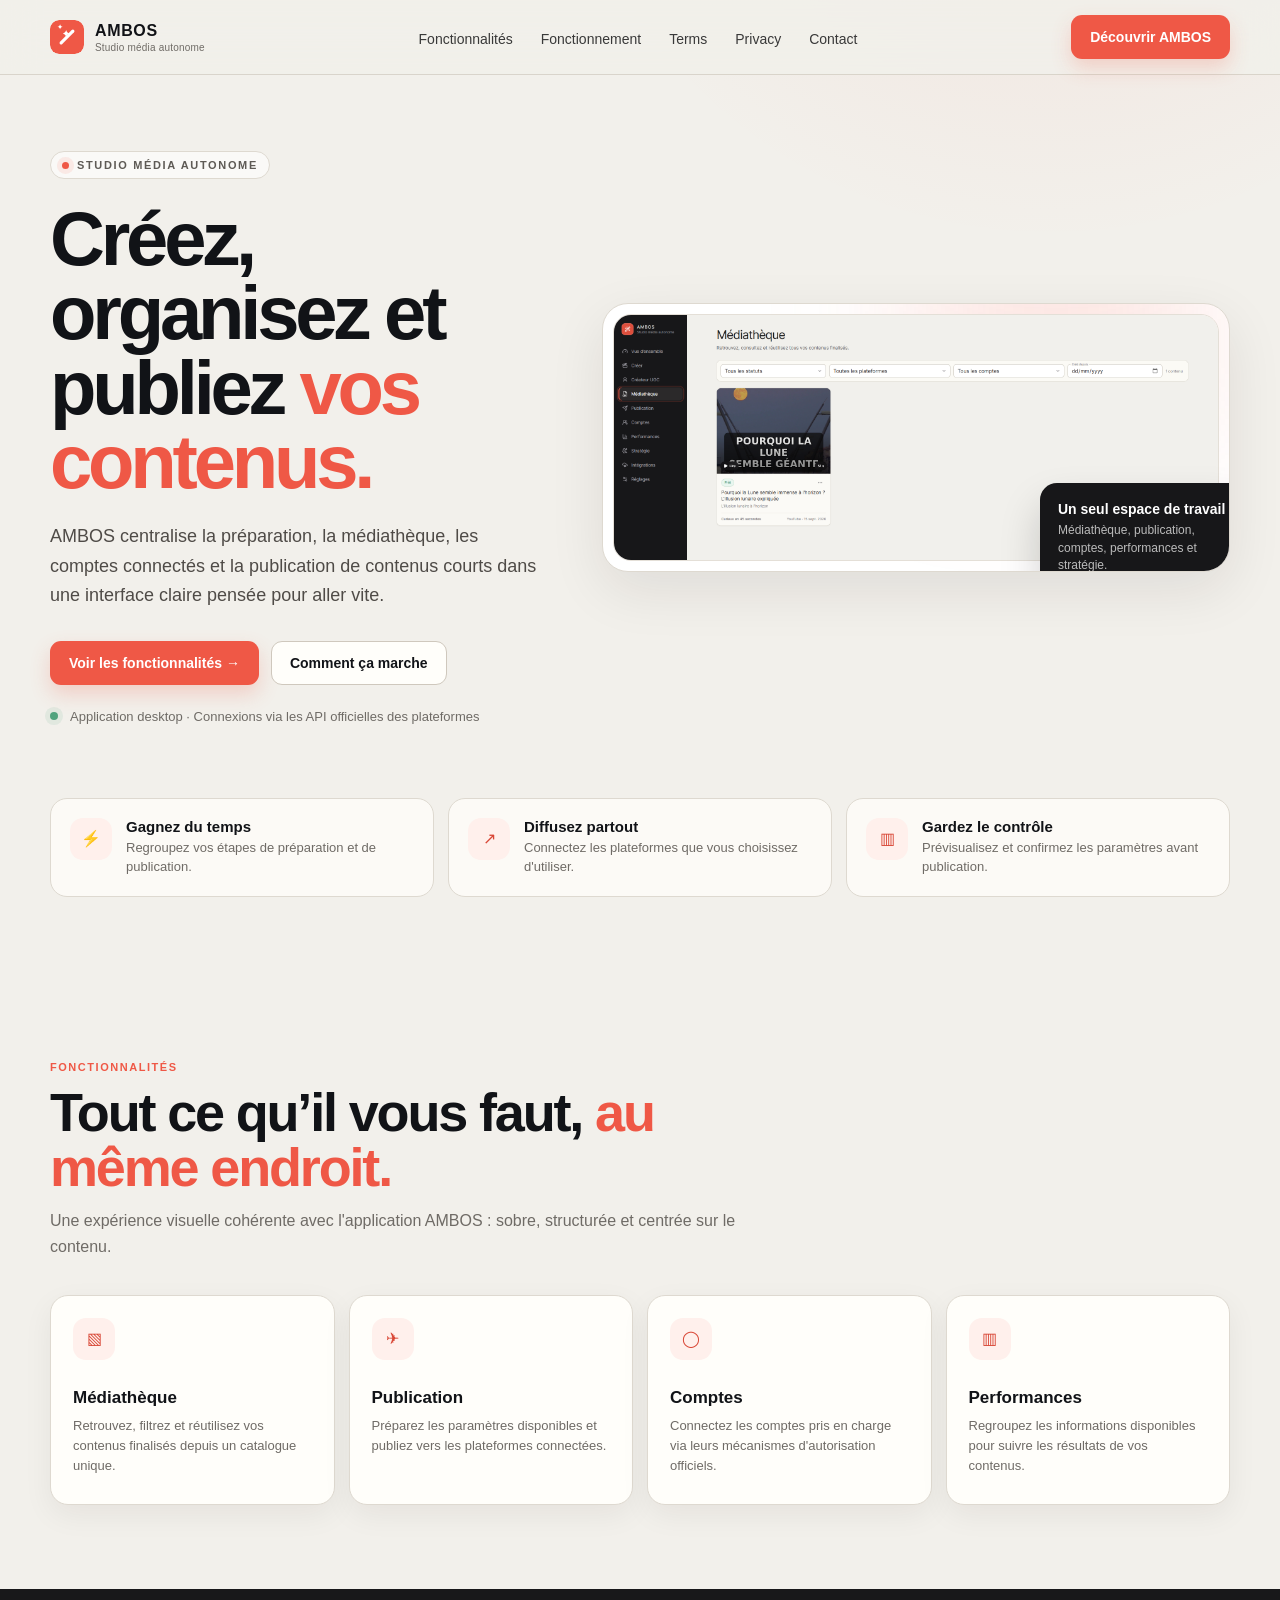
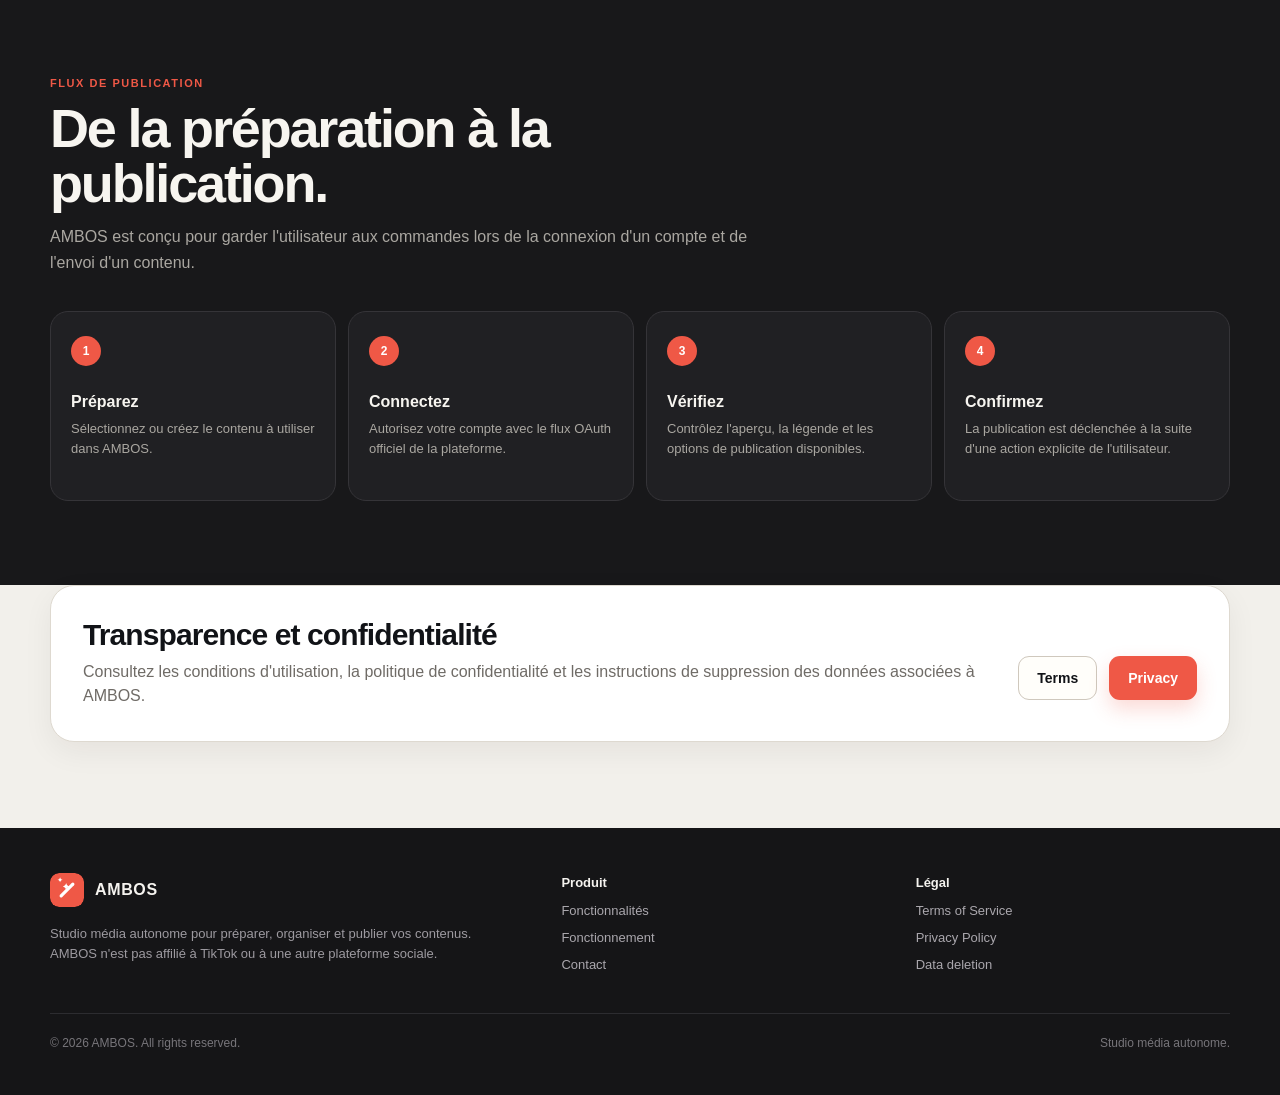
<file: index.html>
<!doctype html>
<html lang="fr">
<head>
  <meta charset="utf-8">
  <meta name="viewport" content="width=device-width,initial-scale=1">
  <title>AMBOS — Studio média autonome</title>
  <meta name="description" content="AMBOS est un studio média autonome pour préparer, organiser, réutiliser et publier des contenus courts sur plusieurs plateformes.">
  <meta name="theme-color" content="#ef5846">
  <meta property="og:title" content="AMBOS — Studio média autonome">
  <meta property="og:description" content="Préparez, organisez et publiez vos contenus depuis un seul espace.">
  <meta property="og:type" content="website">
  <link rel="icon" href="assets/icons/favicon.svg" type="image/svg+xml">
  <link rel="apple-touch-icon" href="assets/icons/apple-touch-icon.png">
  <link rel="stylesheet" href="assets/css/styles.css">
</head>
<body>
<header class="site-header">
  <div class="container navbar">
    <a class="brand" href="./" aria-label="AMBOS, accueil">
      <img src="assets/icons/favicon.svg" alt="">
      <span class="brand-text">AMBOS<small>Studio média autonome</small></span>
    </a>
    <nav class="nav-links" aria-label="Navigation principale">
      <a href="#fonctionnalites">Fonctionnalités</a>
      <a href="#fonctionnement">Fonctionnement</a>
      <a href="terms/">Terms</a>
      <a href="privacy/">Privacy</a>
      <a href="contact/">Contact</a>
    </nav>
    <div class="nav-actions">
      <a class="btn btn-primary" href="#fonctionnalites">Découvrir AMBOS</a>
      <button class="menu-toggle" aria-label="Ouvrir le menu" aria-expanded="false"><span></span><span></span><span></span></button>
    </div>
  </div>
</header>

<main>
  <section class="hero">
    <div class="container hero-grid">
      <div class="reveal">
        <span class="eyebrow">Studio média autonome</span>
        <h1>Créez, organisez et publiez <span class="accent-text">vos contenus.</span></h1>
        <p class="hero-copy">AMBOS centralise la préparation, la médiathèque, les comptes connectés et la publication de contenus courts dans une interface claire pensée pour aller vite.</p>
        <div class="hero-actions">
          <a class="btn btn-primary" href="#fonctionnalites">Voir les fonctionnalités →</a>
          <a class="btn btn-secondary" href="#fonctionnement">Comment ça marche</a>
        </div>
        <div class="hero-note"><span class="dot"></span> Application desktop · Connexions via les API officielles des plateformes</div>
      </div>
      <div class="app-frame reveal">
        <img src="assets/images/ambos-app.png" alt="Interface AMBOS montrant la médiathèque de contenus">
        <div class="floating-card"><strong>Un seul espace de travail</strong><span>Médiathèque, publication, comptes, performances et stratégie.</span></div>
      </div>
    </div>
  </section>

  <section class="metrics" aria-label="Points clés">
    <div class="container metrics-grid">
      <article class="metric reveal"><div class="metric-icon">⚡</div><div><strong>Gagnez du temps</strong><p>Regroupez vos étapes de préparation et de publication.</p></div></article>
      <article class="metric reveal"><div class="metric-icon">↗</div><div><strong>Diffusez partout</strong><p>Connectez les plateformes que vous choisissez d'utiliser.</p></div></article>
      <article class="metric reveal"><div class="metric-icon">▥</div><div><strong>Gardez le contrôle</strong><p>Prévisualisez et confirmez les paramètres avant publication.</p></div></article>
    </div>
  </section>

  <section id="fonctionnalites" class="section">
    <div class="container">
      <div class="section-title reveal">
        <span class="kicker">Fonctionnalités</span>
        <h2>Tout ce qu’il vous faut, <span class="accent-text">au même endroit.</span></h2>
        <p>Une expérience visuelle cohérente avec l'application AMBOS : sobre, structurée et centrée sur le contenu.</p>
      </div>
      <div class="features-grid">
        <article class="feature reveal"><div class="feature-icon">▧</div><h3>Médiathèque</h3><p>Retrouvez, filtrez et réutilisez vos contenus finalisés depuis un catalogue unique.</p></article>
        <article class="feature reveal"><div class="feature-icon">✈</div><h3>Publication</h3><p>Préparez les paramètres disponibles et publiez vers les plateformes connectées.</p></article>
        <article class="feature reveal"><div class="feature-icon">◯</div><h3>Comptes</h3><p>Connectez les comptes pris en charge via leurs mécanismes d'autorisation officiels.</p></article>
        <article class="feature reveal"><div class="feature-icon">▥</div><h3>Performances</h3><p>Regroupez les informations disponibles pour suivre les résultats de vos contenus.</p></article>
      </div>
    </div>
  </section>

  <section id="fonctionnement" class="section section-dark">
    <div class="container">
      <div class="section-title reveal">
        <span class="kicker">Flux de publication</span>
        <h2>De la préparation à la publication.</h2>
        <p>AMBOS est conçu pour garder l'utilisateur aux commandes lors de la connexion d'un compte et de l'envoi d'un contenu.</p>
      </div>
      <div class="flow">
        <article class="step reveal"><h3>Préparez</h3><p>Sélectionnez ou créez le contenu à utiliser dans AMBOS.</p></article>
        <article class="step reveal"><h3>Connectez</h3><p>Autorisez votre compte avec le flux OAuth officiel de la plateforme.</p></article>
        <article class="step reveal"><h3>Vérifiez</h3><p>Contrôlez l'aperçu, la légende et les options de publication disponibles.</p></article>
        <article class="step reveal"><h3>Confirmez</h3><p>La publication est déclenchée à la suite d'une action explicite de l'utilisateur.</p></article>
      </div>
    </div>
  </section>

  <section class="section review-banner">
    <div class="container">
      <div class="review-card reveal">
        <div><h2>Transparence et confidentialité</h2><p>Consultez les conditions d'utilisation, la politique de confidentialité et les instructions de suppression des données associées à AMBOS.</p></div>
        <div class="hero-actions">
          <a class="btn btn-secondary" href="terms/">Terms</a>
          <a class="btn btn-primary" href="privacy/">Privacy</a>
        </div>
      </div>
    </div>
  </section>
</main>

<footer class="site-footer">
  <div class="container">
    <div class="footer-grid">
      <div class="footer-brand"><a class="brand" href="./"><img src="assets/icons/favicon.svg" alt=""><span>AMBOS</span></a><p>Studio média autonome pour préparer, organiser et publier vos contenus. AMBOS n'est pas affilié à TikTok ou à une autre plateforme sociale.</p></div>
      <div class="footer-links"><strong>Produit</strong><a href="#fonctionnalites">Fonctionnalités</a><a href="#fonctionnement">Fonctionnement</a><a href="contact/">Contact</a></div>
      <div class="footer-links"><strong>Légal</strong><a href="terms/">Terms of Service</a><a href="privacy/">Privacy Policy</a><a href="data-deletion/">Data deletion</a></div>
    </div>
    <div class="footer-bottom"><span>© <span data-current-year></span> AMBOS. All rights reserved.</span><span>Studio média autonome.</span></div>
  </div>
</footer>
<script src="assets/js/site-config.js"></script><script src="assets/js/site.js"></script>
</body>
</html>
</file>
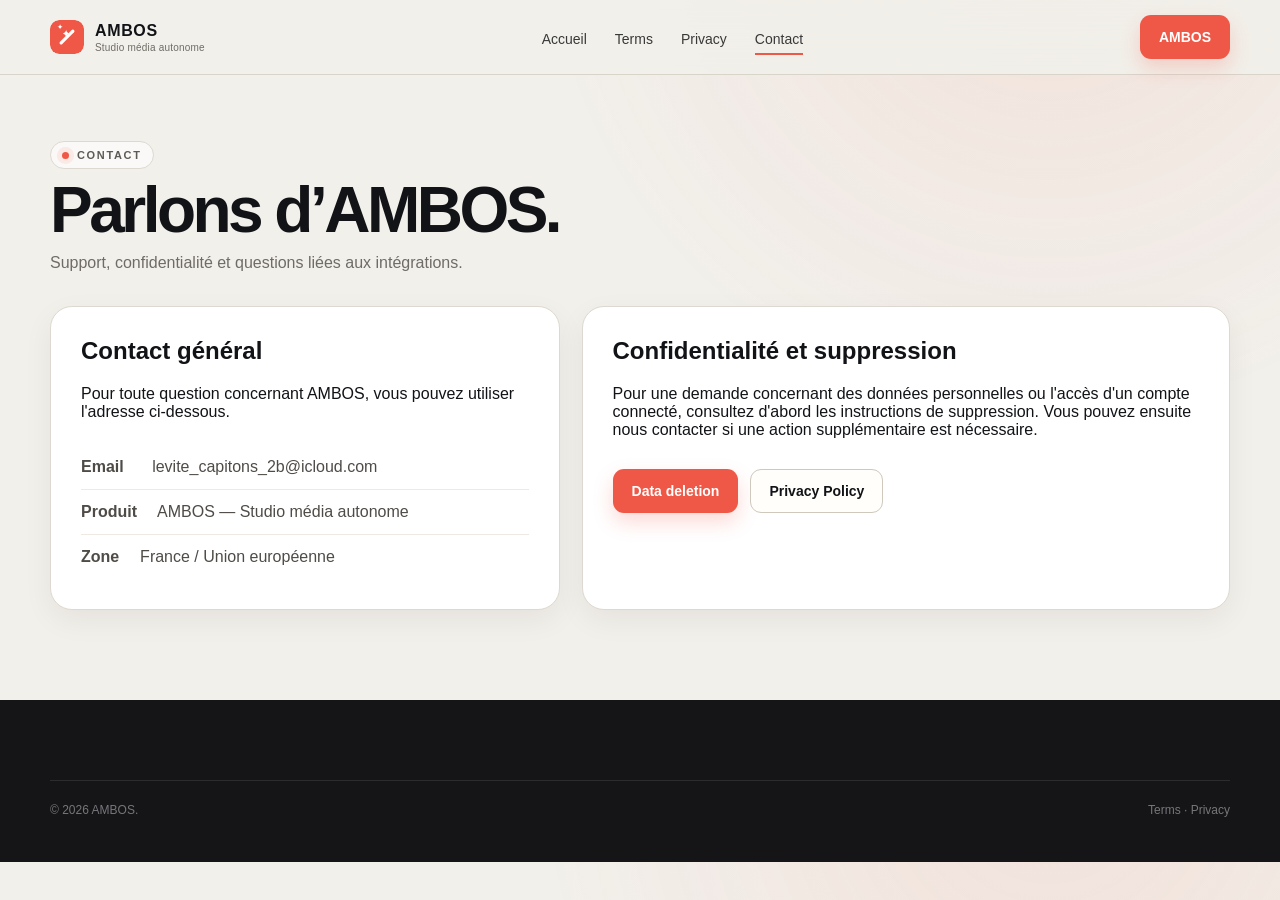
<file: contact/index.html>
<!doctype html><html lang="fr"><head><meta charset="utf-8"><meta name="viewport" content="width=device-width,initial-scale=1"><title>Contact — AMBOS</title><meta name="description" content="Contacter AMBOS."><meta name="theme-color" content="#ef5846"><link rel="icon" href="../assets/icons/favicon.svg" type="image/svg+xml"><link rel="stylesheet" href="../assets/css/styles.css"></head>
<body><header class="site-header"><div class="container navbar"><a class="brand" href="../"><img src="../assets/icons/favicon.svg" alt=""><span class="brand-text">AMBOS<small>Studio média autonome</small></span></a><nav class="nav-links"><a href="../">Accueil</a><a href="../terms/">Terms</a><a href="../privacy/">Privacy</a><a aria-current="page" href="./">Contact</a></nav><div class="nav-actions"><a class="btn btn-primary" href="../">AMBOS</a><button class="menu-toggle" aria-label="Ouvrir le menu" aria-expanded="false"><span></span><span></span><span></span></button></div></div></header>
<main><section class="legal-hero"><div class="container"><span class="eyebrow">Contact</span><h1>Parlons d’AMBOS.</h1><p>Support, confidentialité et questions liées aux intégrations.</p></div></section><section><div class="container contact-grid"><article class="contact-card"><h2>Contact général</h2><p>Pour toute question concernant AMBOS, vous pouvez utiliser l'adresse ci-dessous.</p><ul class="contact-list"><li><strong>Email</strong>&nbsp; <a data-contact-email href="#">YOUR_EMAIL@example.com</a></li><li><strong>Produit</strong>&nbsp; AMBOS — Studio média autonome</li><li><strong>Zone</strong>&nbsp; France / Union européenne</li></ul><div class="config-warning" data-config-warning><strong>À faire avant publication :</strong> renseignez votre adresse e-mail dans <code>assets/js/site-config.js</code>.</div></article><article class="contact-card"><h2>Confidentialité et suppression</h2><p>Pour une demande concernant des données personnelles ou l'accès d'un compte connecté, consultez d'abord les instructions de suppression. Vous pouvez ensuite nous contacter si une action supplémentaire est nécessaire.</p><div class="hero-actions"><a class="btn btn-primary" href="../data-deletion/">Data deletion</a><a class="btn btn-secondary" href="../privacy/">Privacy Policy</a></div></article></div></section></main>
<footer class="site-footer"><div class="container"><div class="footer-bottom"><span>© <span data-current-year></span> AMBOS.</span><span><a href="../terms/">Terms</a> · <a href="../privacy/">Privacy</a></span></div></div></footer><script src="../assets/js/site-config.js"></script><script src="../assets/js/site.js"></script></body></html>
</file>
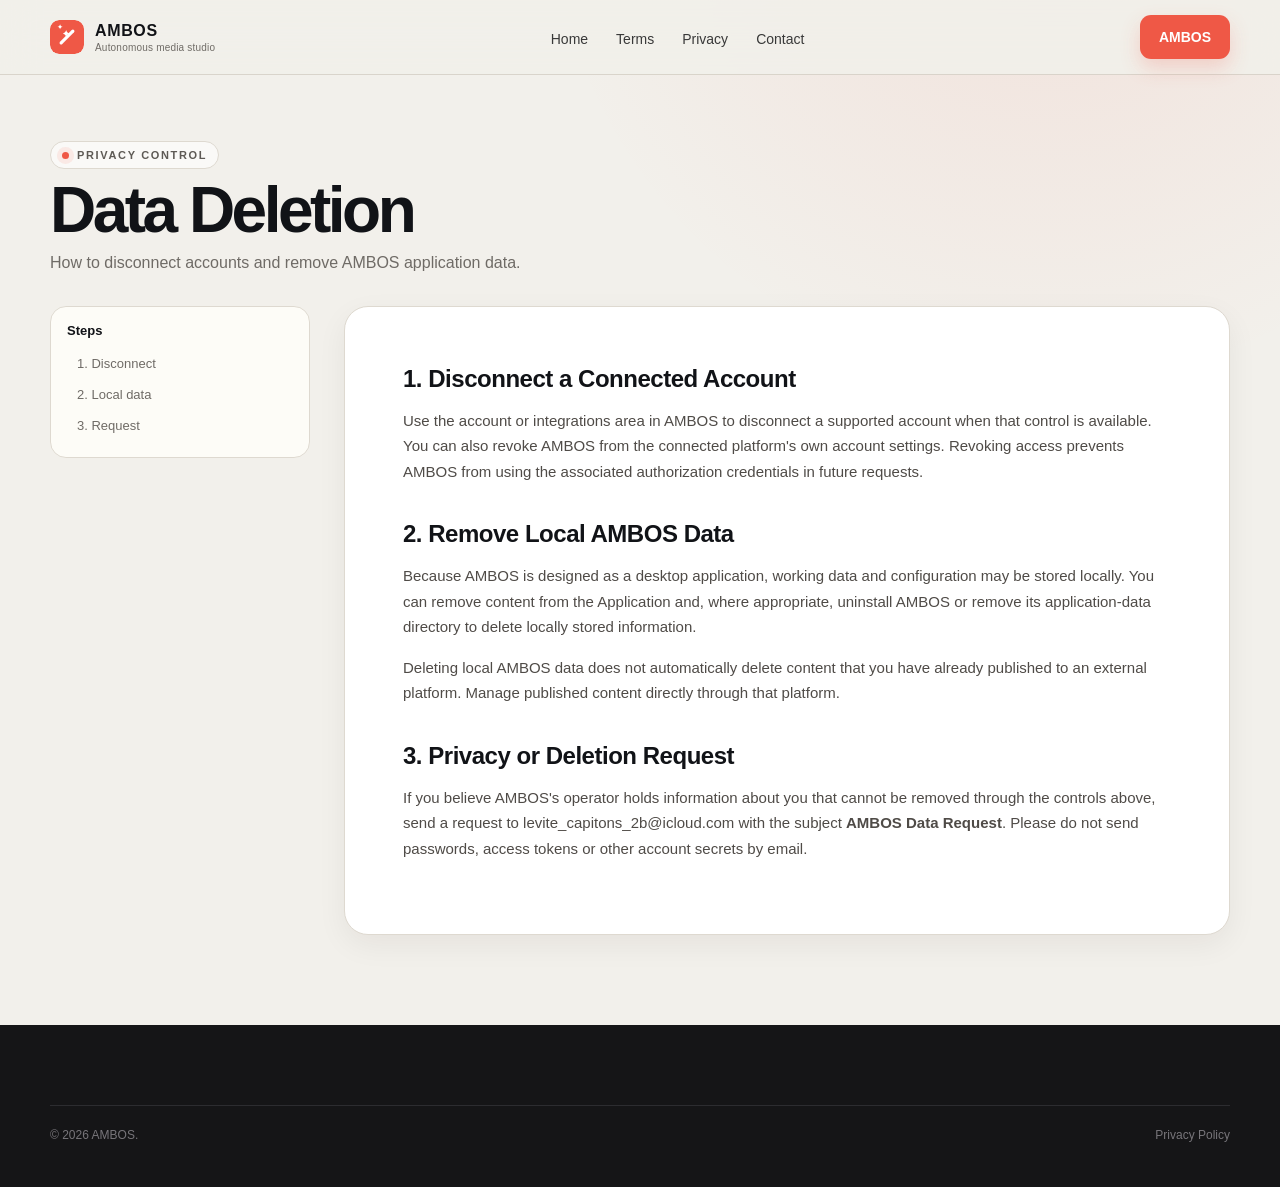
<file: data-deletion/index.html>
<!doctype html><html lang="en"><head><meta charset="utf-8"><meta name="viewport" content="width=device-width,initial-scale=1"><title>Data Deletion — AMBOS</title><meta name="description" content="How to disconnect accounts and request data deletion from AMBOS."><meta name="theme-color" content="#ef5846"><link rel="icon" href="../assets/icons/favicon.svg" type="image/svg+xml"><link rel="stylesheet" href="../assets/css/styles.css"></head>
<body><header class="site-header"><div class="container navbar"><a class="brand" href="../"><img src="../assets/icons/favicon.svg" alt=""><span class="brand-text">AMBOS<small>Autonomous media studio</small></span></a><nav class="nav-links"><a href="../">Home</a><a href="../terms/">Terms</a><a href="../privacy/">Privacy</a><a href="../contact/">Contact</a></nav><div class="nav-actions"><a class="btn btn-primary" href="../">AMBOS</a><button class="menu-toggle" aria-label="Open menu" aria-expanded="false"><span></span><span></span><span></span></button></div></div></header>
<main><section class="legal-hero"><div class="container"><span class="eyebrow">Privacy control</span><h1>Data Deletion</h1><p>How to disconnect accounts and remove AMBOS application data.</p></div></section><section><div class="container legal-layout"><aside class="legal-toc"><strong>Steps</strong><a href="#disconnect">1. Disconnect</a><a href="#local">2. Local data</a><a href="#request">3. Request</a></aside><article class="legal-card"><h2 id="disconnect">1. Disconnect a Connected Account</h2><p>Use the account or integrations area in AMBOS to disconnect a supported account when that control is available. You can also revoke AMBOS from the connected platform's own account settings. Revoking access prevents AMBOS from using the associated authorization credentials in future requests.</p><h2 id="local">2. Remove Local AMBOS Data</h2><p>Because AMBOS is designed as a desktop application, working data and configuration may be stored locally. You can remove content from the Application and, where appropriate, uninstall AMBOS or remove its application-data directory to delete locally stored information.</p><p>Deleting local AMBOS data does not automatically delete content that you have already published to an external platform. Manage published content directly through that platform.</p><h2 id="request">3. Privacy or Deletion Request</h2><p>If you believe AMBOS's operator holds information about you that cannot be removed through the controls above, send a request to <a data-contact-email href="#">YOUR_EMAIL@example.com</a> with the subject <strong>AMBOS Data Request</strong>. Please do not send passwords, access tokens or other account secrets by email.</p><div class="config-warning" data-config-warning><strong>Site owner:</strong> replace the placeholder contact email in <code>assets/js/site-config.js</code> before app review.</div></article></div></section></main><footer class="site-footer"><div class="container"><div class="footer-bottom"><span>© <span data-current-year></span> AMBOS.</span><span><a href="../privacy/">Privacy Policy</a></span></div></div></footer><script src="../assets/js/site-config.js"></script><script src="../assets/js/site.js"></script></body></html>
</file>
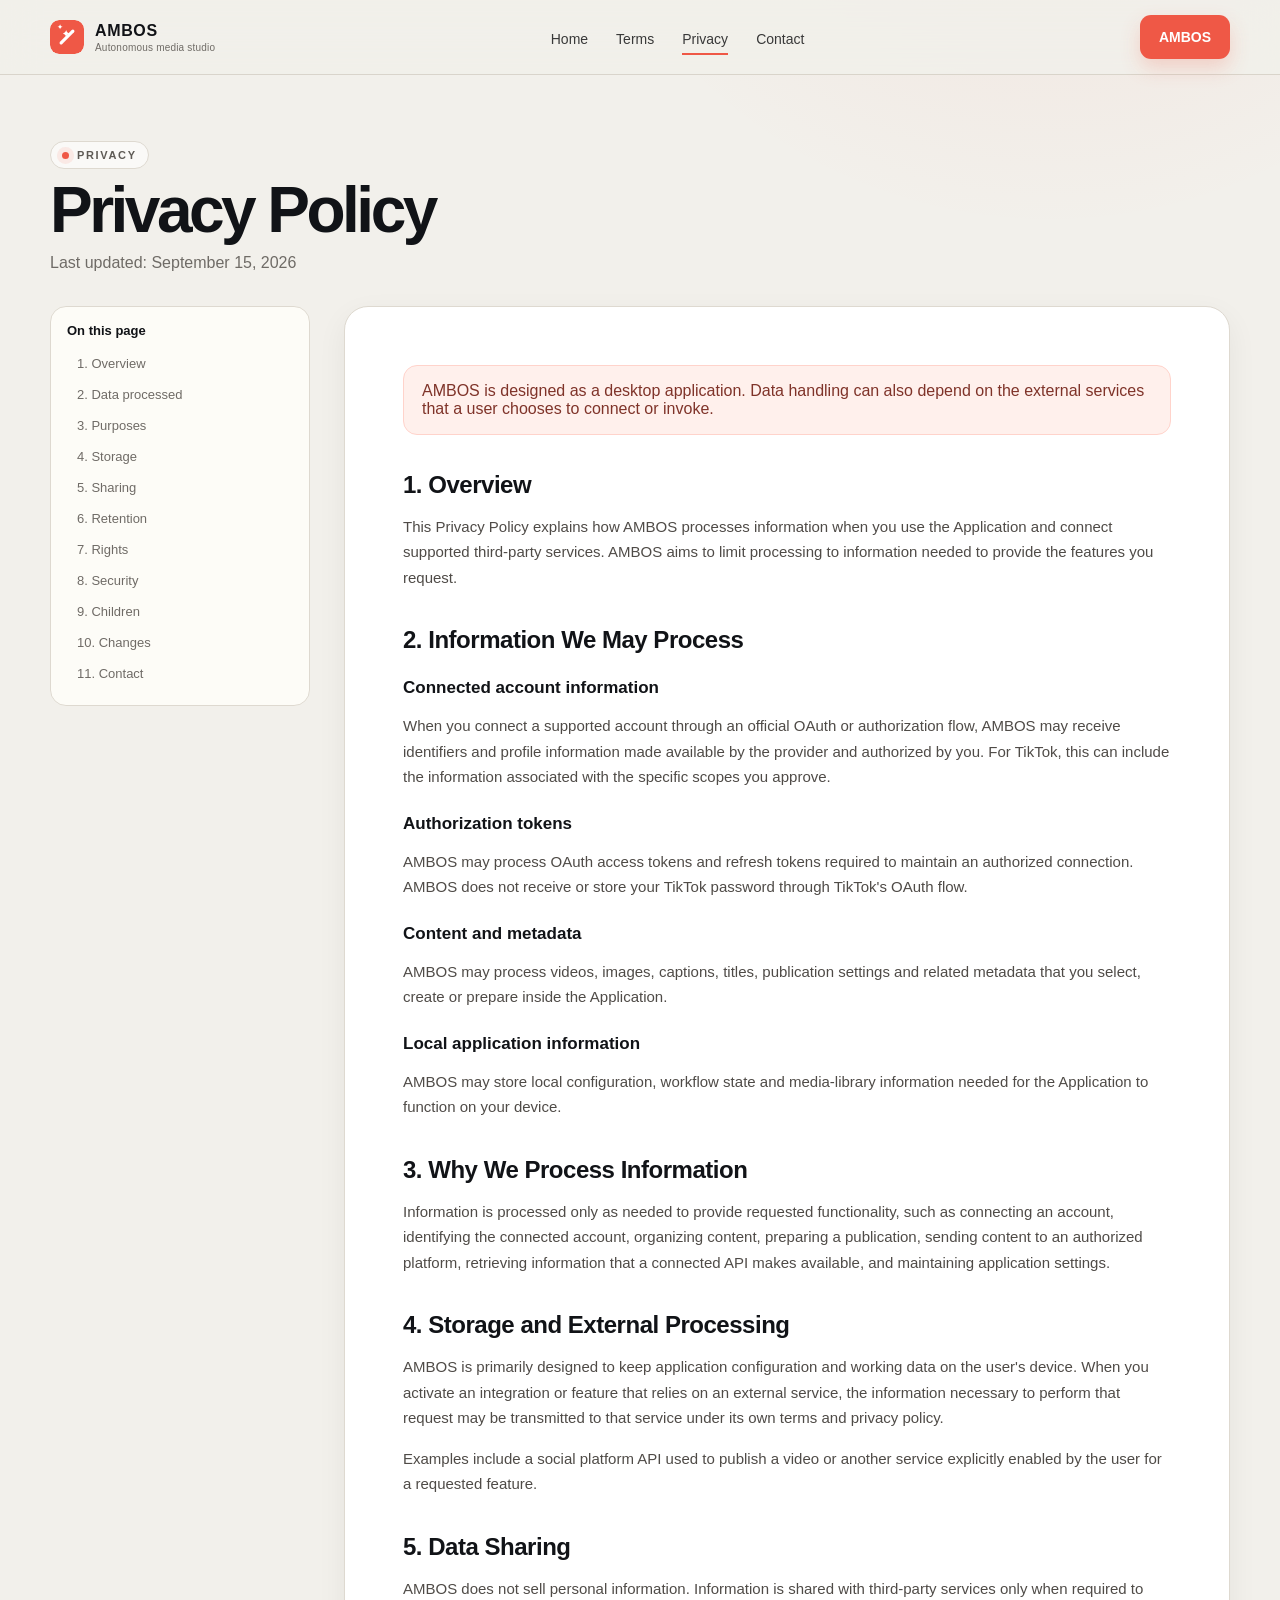
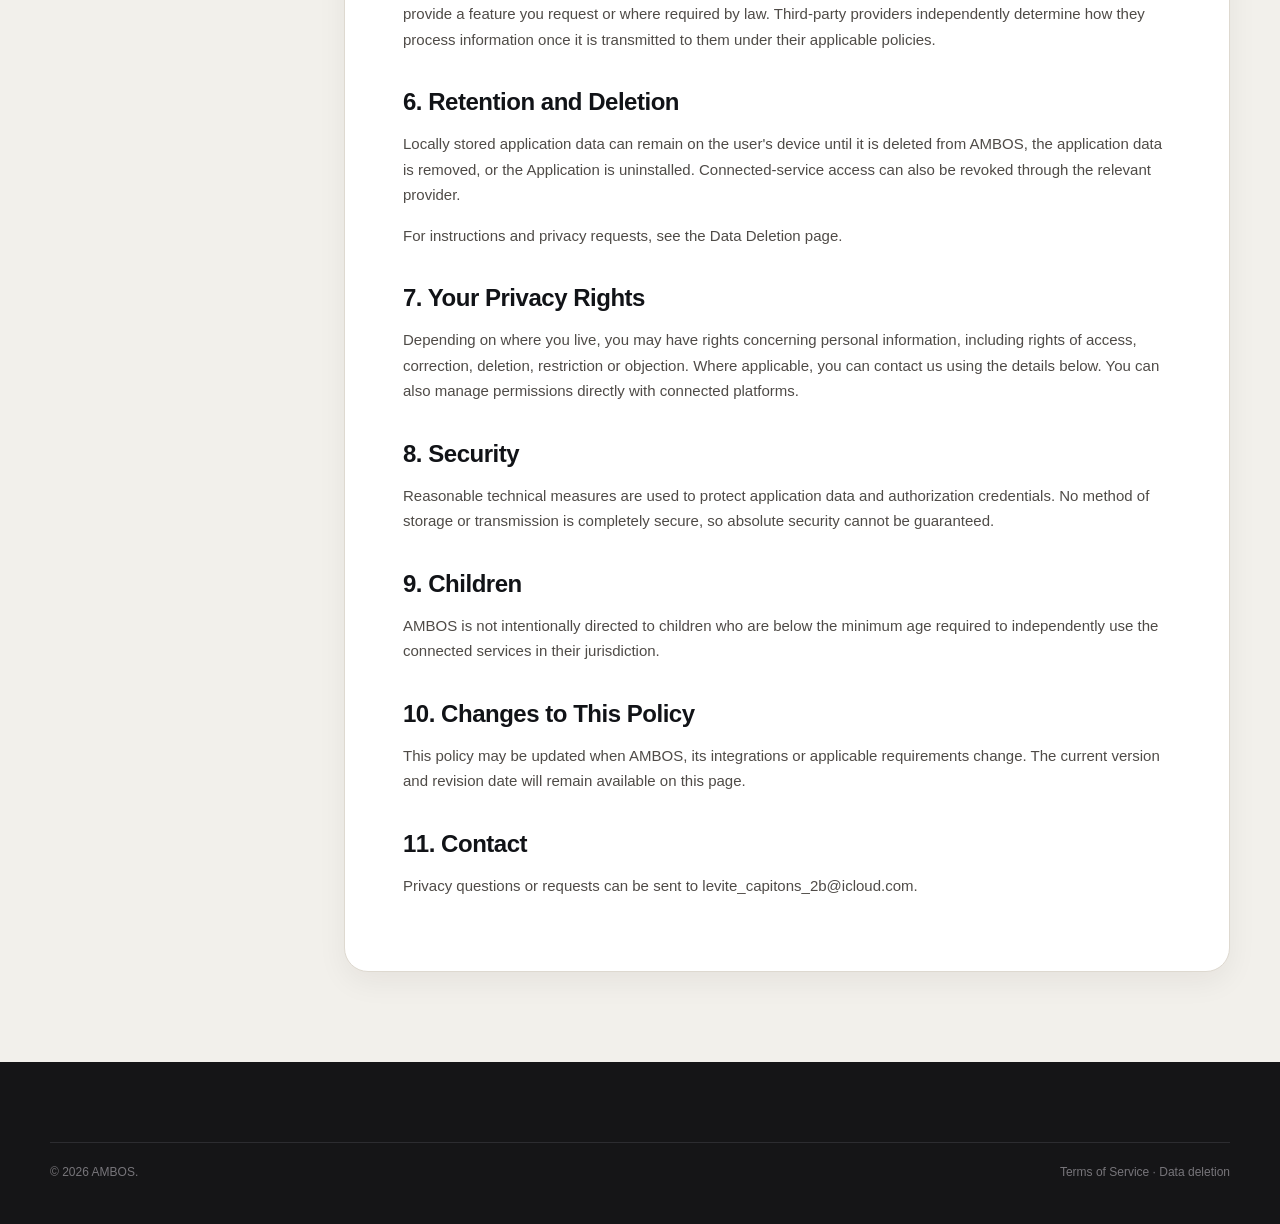
<file: privacy/index.html>
<!doctype html>
<html lang="en">
<head>
  <meta charset="utf-8"><meta name="viewport" content="width=device-width,initial-scale=1">
  <title>Privacy Policy — AMBOS</title><meta name="description" content="Privacy Policy for AMBOS."><meta name="theme-color" content="#ef5846">
  <link rel="icon" href="../assets/icons/favicon.svg" type="image/svg+xml"><link rel="stylesheet" href="../assets/css/styles.css">
</head>
<body>
<header class="site-header"><div class="container navbar"><a class="brand" href="../"><img src="../assets/icons/favicon.svg" alt=""><span class="brand-text">AMBOS<small>Autonomous media studio</small></span></a><nav class="nav-links"><a href="../">Home</a><a href="../terms/">Terms</a><a aria-current="page" href="./">Privacy</a><a href="../contact/">Contact</a></nav><div class="nav-actions"><a class="btn btn-primary" href="../">AMBOS</a><button class="menu-toggle" aria-label="Open menu" aria-expanded="false"><span></span><span></span><span></span></button></div></div></header>
<main>
<section class="legal-hero"><div class="container"><span class="eyebrow">Privacy</span><h1>Privacy Policy</h1><p>Last updated: September 15, 2026</p></div></section>
<section><div class="container legal-layout">
<aside class="legal-toc"><strong>On this page</strong><a href="#overview">1. Overview</a><a href="#data">2. Data processed</a><a href="#purpose">3. Purposes</a><a href="#storage">4. Storage</a><a href="#sharing">5. Sharing</a><a href="#retention">6. Retention</a><a href="#rights">7. Rights</a><a href="#security">8. Security</a><a href="#children">9. Children</a><a href="#changes">10. Changes</a><a href="#contact">11. Contact</a></aside>
<article class="legal-card">
<div class="notice">AMBOS is designed as a desktop application. Data handling can also depend on the external services that a user chooses to connect or invoke.</div>
<h2 id="overview">1. Overview</h2><p>This Privacy Policy explains how AMBOS processes information when you use the Application and connect supported third-party services. AMBOS aims to limit processing to information needed to provide the features you request.</p>
<h2 id="data">2. Information We May Process</h2>
<h3>Connected account information</h3><p>When you connect a supported account through an official OAuth or authorization flow, AMBOS may receive identifiers and profile information made available by the provider and authorized by you. For TikTok, this can include the information associated with the specific scopes you approve.</p>
<h3>Authorization tokens</h3><p>AMBOS may process OAuth access tokens and refresh tokens required to maintain an authorized connection. AMBOS does not receive or store your TikTok password through TikTok's OAuth flow.</p>
<h3>Content and metadata</h3><p>AMBOS may process videos, images, captions, titles, publication settings and related metadata that you select, create or prepare inside the Application.</p>
<h3>Local application information</h3><p>AMBOS may store local configuration, workflow state and media-library information needed for the Application to function on your device.</p>
<h2 id="purpose">3. Why We Process Information</h2><p>Information is processed only as needed to provide requested functionality, such as connecting an account, identifying the connected account, organizing content, preparing a publication, sending content to an authorized platform, retrieving information that a connected API makes available, and maintaining application settings.</p>
<h2 id="storage">4. Storage and External Processing</h2><p>AMBOS is primarily designed to keep application configuration and working data on the user's device. When you activate an integration or feature that relies on an external service, the information necessary to perform that request may be transmitted to that service under its own terms and privacy policy.</p><p>Examples include a social platform API used to publish a video or another service explicitly enabled by the user for a requested feature.</p>
<h2 id="sharing">5. Data Sharing</h2><p>AMBOS does not sell personal information. Information is shared with third-party services only when required to provide a feature you request or where required by law. Third-party providers independently determine how they process information once it is transmitted to them under their applicable policies.</p>
<h2 id="retention">6. Retention and Deletion</h2><p>Locally stored application data can remain on the user's device until it is deleted from AMBOS, the application data is removed, or the Application is uninstalled. Connected-service access can also be revoked through the relevant provider.</p><p>For instructions and privacy requests, see the <a href="../data-deletion/">Data Deletion page</a>.</p>
<h2 id="rights">7. Your Privacy Rights</h2><p>Depending on where you live, you may have rights concerning personal information, including rights of access, correction, deletion, restriction or objection. Where applicable, you can contact us using the details below. You can also manage permissions directly with connected platforms.</p>
<h2 id="security">8. Security</h2><p>Reasonable technical measures are used to protect application data and authorization credentials. No method of storage or transmission is completely secure, so absolute security cannot be guaranteed.</p>
<h2 id="children">9. Children</h2><p>AMBOS is not intentionally directed to children who are below the minimum age required to independently use the connected services in their jurisdiction.</p>
<h2 id="changes">10. Changes to This Policy</h2><p>This policy may be updated when AMBOS, its integrations or applicable requirements change. The current version and revision date will remain available on this page.</p>
<h2 id="contact">11. Contact</h2><p>Privacy questions or requests can be sent to <a data-contact-email href="#">YOUR_EMAIL@example.com</a>.</p><div class="config-warning" data-config-warning><strong>Site owner:</strong> replace the placeholder contact email in <code>assets/js/site-config.js</code> before submitting this site for app review.</div>
</article></div></section>
</main>
<footer class="site-footer"><div class="container"><div class="footer-bottom"><span>© <span data-current-year></span> AMBOS.</span><span><a href="../terms/">Terms of Service</a> · <a href="../data-deletion/">Data deletion</a></span></div></div></footer>
<script src="../assets/js/site-config.js"></script><script src="../assets/js/site.js"></script>
</body></html>
</file>
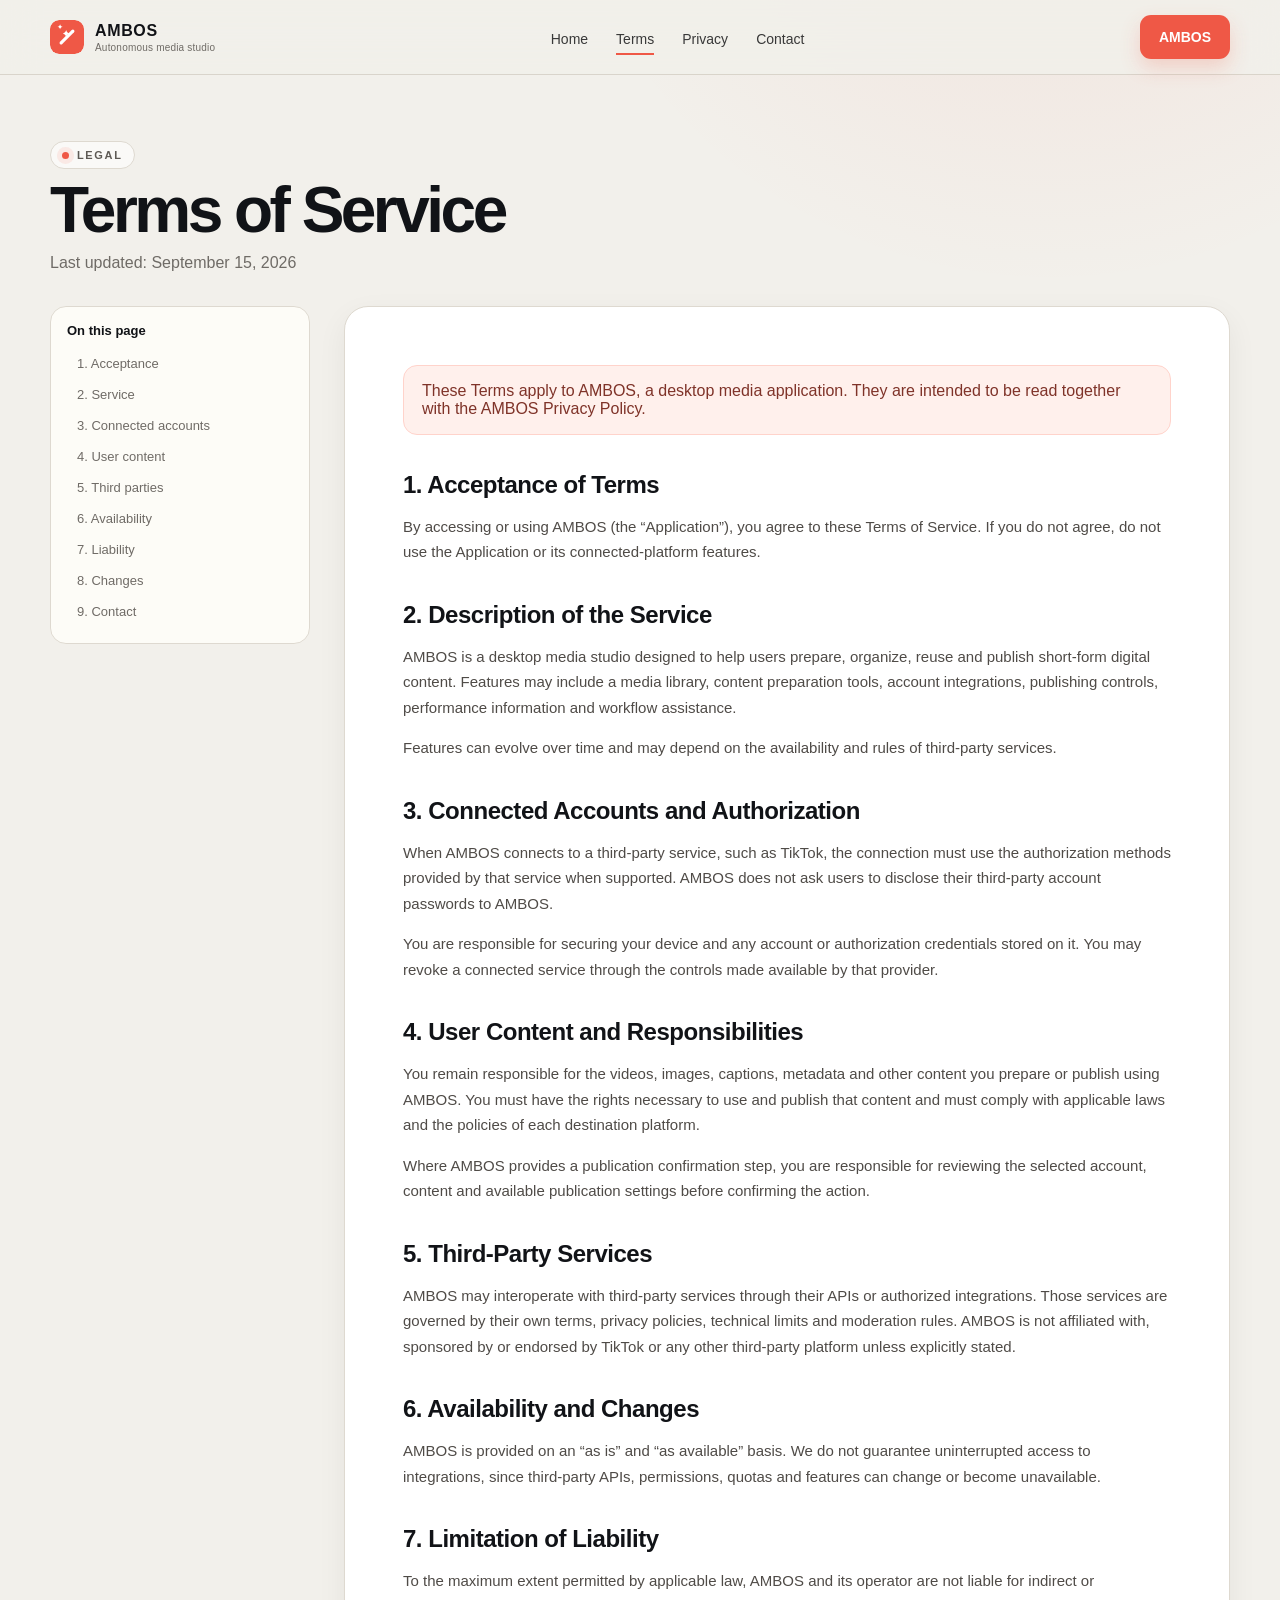
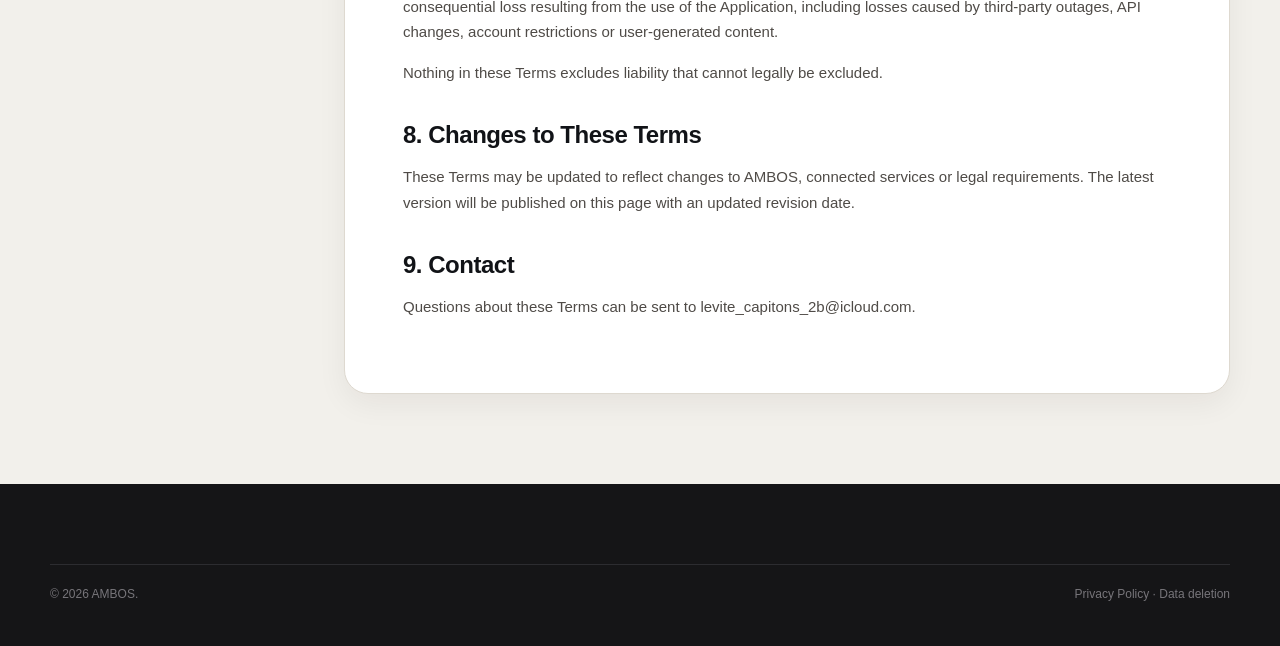
<file: terms/index.html>
<!doctype html>
<html lang="en">
<head>
  <meta charset="utf-8"><meta name="viewport" content="width=device-width,initial-scale=1">
  <title>Terms of Service — AMBOS</title>
  <meta name="description" content="Terms of Service for AMBOS."><meta name="theme-color" content="#ef5846">
  <link rel="icon" href="../assets/icons/favicon.svg" type="image/svg+xml"><link rel="stylesheet" href="../assets/css/styles.css">
</head>
<body>
<header class="site-header"><div class="container navbar"><a class="brand" href="../"><img src="../assets/icons/favicon.svg" alt=""><span class="brand-text">AMBOS<small>Autonomous media studio</small></span></a><nav class="nav-links"><a href="../">Home</a><a aria-current="page" href="./">Terms</a><a href="../privacy/">Privacy</a><a href="../contact/">Contact</a></nav><div class="nav-actions"><a class="btn btn-primary" href="../">AMBOS</a><button class="menu-toggle" aria-label="Open menu" aria-expanded="false"><span></span><span></span><span></span></button></div></div></header>
<main>
<section class="legal-hero"><div class="container"><span class="eyebrow">Legal</span><h1>Terms of Service</h1><p>Last updated: September 15, 2026</p></div></section>
<section><div class="container legal-layout">
<aside class="legal-toc"><strong>On this page</strong><a href="#acceptance">1. Acceptance</a><a href="#service">2. Service</a><a href="#accounts">3. Connected accounts</a><a href="#content">4. User content</a><a href="#third-party">5. Third parties</a><a href="#availability">6. Availability</a><a href="#liability">7. Liability</a><a href="#changes">8. Changes</a><a href="#contact">9. Contact</a></aside>
<article class="legal-card">
<div class="notice">These Terms apply to AMBOS, a desktop media application. They are intended to be read together with the AMBOS Privacy Policy.</div>
<h2 id="acceptance">1. Acceptance of Terms</h2><p>By accessing or using AMBOS (the “Application”), you agree to these Terms of Service. If you do not agree, do not use the Application or its connected-platform features.</p>
<h2 id="service">2. Description of the Service</h2><p>AMBOS is a desktop media studio designed to help users prepare, organize, reuse and publish short-form digital content. Features may include a media library, content preparation tools, account integrations, publishing controls, performance information and workflow assistance.</p><p>Features can evolve over time and may depend on the availability and rules of third-party services.</p>
<h2 id="accounts">3. Connected Accounts and Authorization</h2><p>When AMBOS connects to a third-party service, such as TikTok, the connection must use the authorization methods provided by that service when supported. AMBOS does not ask users to disclose their third-party account passwords to AMBOS.</p><p>You are responsible for securing your device and any account or authorization credentials stored on it. You may revoke a connected service through the controls made available by that provider.</p>
<h2 id="content">4. User Content and Responsibilities</h2><p>You remain responsible for the videos, images, captions, metadata and other content you prepare or publish using AMBOS. You must have the rights necessary to use and publish that content and must comply with applicable laws and the policies of each destination platform.</p><p>Where AMBOS provides a publication confirmation step, you are responsible for reviewing the selected account, content and available publication settings before confirming the action.</p>
<h2 id="third-party">5. Third-Party Services</h2><p>AMBOS may interoperate with third-party services through their APIs or authorized integrations. Those services are governed by their own terms, privacy policies, technical limits and moderation rules. AMBOS is not affiliated with, sponsored by or endorsed by TikTok or any other third-party platform unless explicitly stated.</p>
<h2 id="availability">6. Availability and Changes</h2><p>AMBOS is provided on an “as is” and “as available” basis. We do not guarantee uninterrupted access to integrations, since third-party APIs, permissions, quotas and features can change or become unavailable.</p>
<h2 id="liability">7. Limitation of Liability</h2><p>To the maximum extent permitted by applicable law, AMBOS and its operator are not liable for indirect or consequential loss resulting from the use of the Application, including losses caused by third-party outages, API changes, account restrictions or user-generated content.</p><p>Nothing in these Terms excludes liability that cannot legally be excluded.</p>
<h2 id="changes">8. Changes to These Terms</h2><p>These Terms may be updated to reflect changes to AMBOS, connected services or legal requirements. The latest version will be published on this page with an updated revision date.</p>
<h2 id="contact">9. Contact</h2><p>Questions about these Terms can be sent to <a data-contact-email href="#">YOUR_EMAIL@example.com</a>.</p><div class="config-warning" data-config-warning><strong>Site owner:</strong> replace the placeholder contact email in <code>assets/js/site-config.js</code> before submitting this site for app review.</div>
</article></div></section>
</main>
<footer class="site-footer"><div class="container"><div class="footer-bottom"><span>© <span data-current-year></span> AMBOS.</span><span><a href="../privacy/">Privacy Policy</a> · <a href="../data-deletion/">Data deletion</a></span></div></div></footer>
<script src="../assets/js/site-config.js"></script><script src="../assets/js/site.js"></script>
</body></html>
</file>
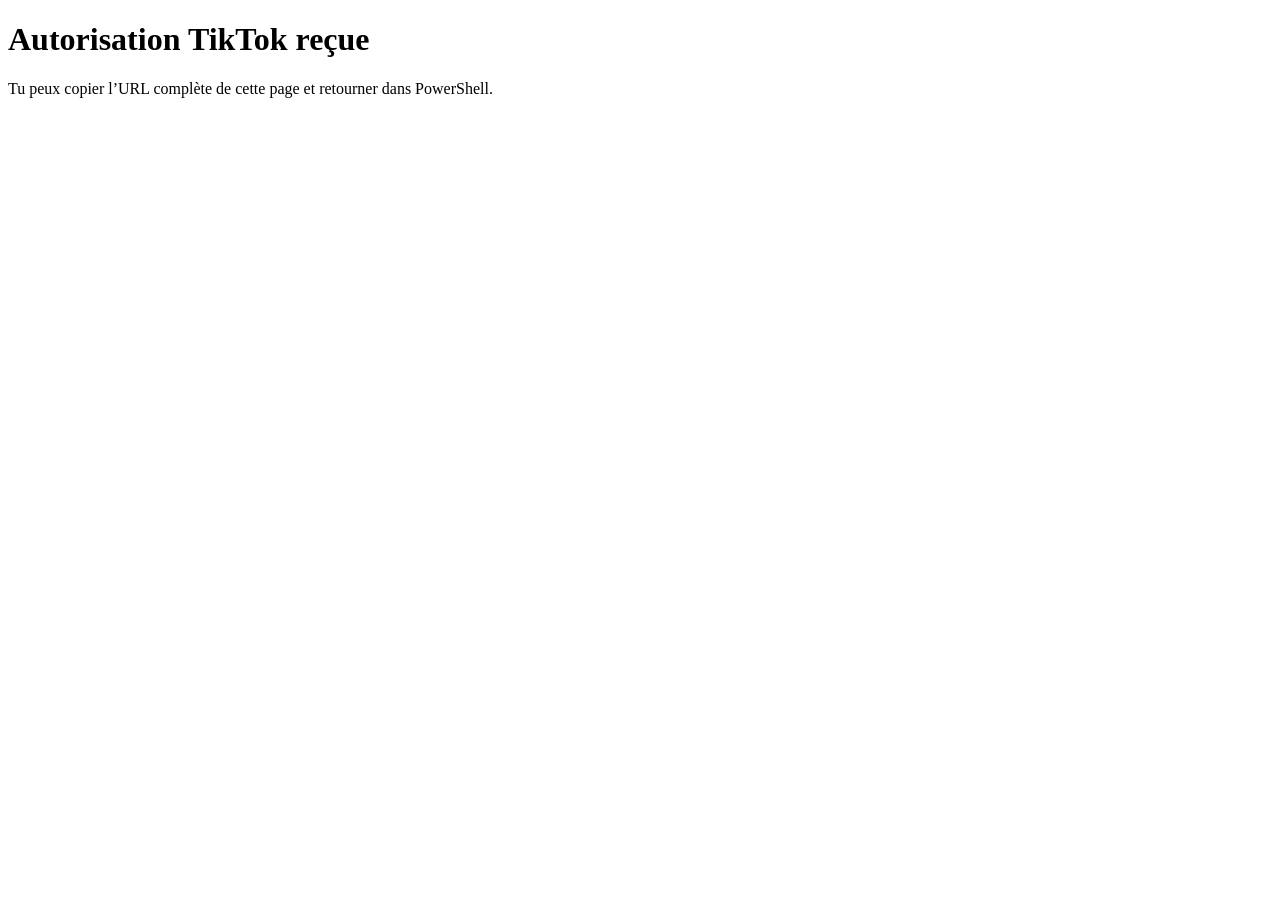
<file: tiktok-callback/index.html>
<!doctype html>
<html lang="fr">
<head>
    <meta charset="utf-8">
    <title>AMBOS — TikTok</title>
</head>
<body>
    <h1>Autorisation TikTok reçue</h1>
    <p>Tu peux copier l’URL complète de cette page et retourner dans PowerShell.</p>
</body>
</html>
</file>
<file: assets/css/styles.css>
:root {
  --bg: #f2f0eb;
  --surface: #fffefa;
  --surface-strong: #ffffff;
  --sidebar: #18181a;
  --sidebar-soft: #2c2a2a;
  --text: #111317;
  --muted: #6f6b66;
  --line: #ded9d0;
  --line-strong: #cfc8bd;
  --accent: #ef5846;
  --accent-deep: #d94736;
  --accent-soft: #fff0ec;
  --success: #3f8b69;
  --shadow: 0 18px 55px rgba(30, 25, 20, .09);
  --shadow-soft: 0 10px 30px rgba(30, 25, 20, .06);
  --radius-xl: 28px;
  --radius-lg: 20px;
  --radius-md: 14px;
  --max: 1180px;
}

* { box-sizing: border-box; }
html { scroll-behavior: smooth; }
body {
  margin: 0;
  color: var(--text);
  background:
    radial-gradient(circle at 82% -10%, rgba(239,88,70,.10), transparent 32rem),
    var(--bg);
  font-family: Inter, ui-sans-serif, -apple-system, BlinkMacSystemFont, "Segoe UI", Roboto, Helvetica, Arial, sans-serif;
  -webkit-font-smoothing: antialiased;
}
a { color: inherit; text-decoration: none; }
img { display: block; max-width: 100%; }
button, input, textarea { font: inherit; }

.container { width: min(calc(100% - 40px), var(--max)); margin: 0 auto; }

.site-header {
  position: sticky; top: 0; z-index: 50;
  backdrop-filter: blur(18px);
  background: rgba(242,240,235,.86);
  border-bottom: 1px solid rgba(207,200,189,.70);
}
.navbar { min-height: 74px; display: flex; align-items: center; justify-content: space-between; gap: 24px; }
.brand { display: inline-flex; align-items: center; gap: 11px; font-weight: 800; letter-spacing: .04em; }
.brand img { width: 34px; height: 34px; border-radius: 9px; }
.brand-text small { display:block; margin-top:2px; color: var(--muted); font-size: 10px; font-weight: 500; letter-spacing: .02em; }
.nav-links { display: flex; align-items: center; gap: 28px; font-size: 14px; color: #393939; }
.nav-links a { position: relative; padding: 28px 0 24px; }
.nav-links a::after { content:""; position:absolute; left:0; right:0; bottom:16px; height:2px; background:var(--accent); transform:scaleX(0); transition:.2s; }
.nav-links a:hover::after, .nav-links a[aria-current="page"]::after { transform:scaleX(1); }
.nav-actions { display: flex; align-items: center; gap: 10px; }
.menu-toggle { display:none; border:0; background:transparent; padding:10px; cursor:pointer; }
.menu-toggle span { display:block; width:22px; height:2px; background:var(--text); margin:4px 0; border-radius:2px; }

.btn { display:inline-flex; align-items:center; justify-content:center; gap:9px; min-height:44px; padding:0 18px; border-radius:11px; border:1px solid transparent; font-weight:700; font-size:14px; transition:.2s ease; cursor:pointer; }
.btn-primary { background:var(--accent); color:#fff; box-shadow:0 9px 20px rgba(239,88,70,.22); }
.btn-primary:hover { transform:translateY(-1px); background:var(--accent-deep); }
.btn-secondary { background:var(--surface); border-color:var(--line-strong); }
.btn-secondary:hover { border-color:#b8b0a4; background:#fff; }

.hero { padding: 76px 0 56px; }
.hero-grid { display:grid; grid-template-columns: .88fr 1.12fr; align-items:center; gap:58px; }
.eyebrow { display:inline-flex; align-items:center; gap:8px; padding:7px 11px; border:1px solid var(--line); border-radius:999px; background:rgba(255,255,255,.64); color:#5e5a55; font-size:11px; font-weight:800; text-transform:uppercase; letter-spacing:.15em; }
.eyebrow::before { content:""; width:7px; height:7px; border-radius:50%; background:var(--accent); box-shadow:0 0 0 5px rgba(239,88,70,.10); }
h1 { font-size:clamp(46px,6vw,76px); line-height:.98; letter-spacing:-.055em; margin:23px 0 22px; max-width:750px; }
.accent-text { color:var(--accent); }
.hero-copy { max-width:620px; color:#4f4b47; font-size:18px; line-height:1.65; }
.hero-actions { display:flex; flex-wrap:wrap; gap:12px; margin-top:30px; }
.hero-note { display:flex; align-items:center; gap:12px; margin-top:24px; color:var(--muted); font-size:13px; }
.hero-note .dot { width:8px; height:8px; border-radius:50%; background:#51a37d; box-shadow:0 0 0 5px rgba(81,163,125,.11); }

.app-frame { position:relative; background:#fff; border:1px solid var(--line); border-radius:26px; padding:10px; box-shadow:var(--shadow); overflow:hidden; }
.app-frame::before { content:""; position:absolute; inset:-20% auto auto 50%; width:280px; height:180px; background:rgba(239,88,70,.18); filter:blur(70px); pointer-events:none; }
.app-frame img { border-radius:18px; border:1px solid #e4dfd7; position:relative; z-index:1; }
.floating-card { position:absolute; z-index:2; right:-16px; bottom:-22px; width:205px; background:#171719; color:#fff; padding:18px; border-radius:17px; box-shadow:0 22px 40px rgba(0,0,0,.18); }
.floating-card strong { display:block; font-size:14px; }
.floating-card span { display:block; color:#bbb; font-size:12px; line-height:1.45; margin-top:5px; }

.metrics { padding:18px 0 76px; }
.metrics-grid { display:grid; grid-template-columns:repeat(3,1fr); gap:14px; }
.metric { background:rgba(255,254,250,.75); border:1px solid var(--line); border-radius:17px; padding:19px; display:flex; gap:14px; align-items:flex-start; }
.metric-icon, .feature-icon { width:42px; height:42px; border-radius:13px; display:grid; place-items:center; background:var(--accent-soft); color:var(--accent-deep); flex:0 0 auto; }
.metric strong { display:block; font-size:15px; }
.metric p { margin:4px 0 0; color:var(--muted); font-size:13px; line-height:1.45; }

.section { padding: 84px 0; }
.section-dark { background:var(--sidebar); color:#f7f5f0; }
.section-title { max-width:730px; margin-bottom:34px; }
.section-title .kicker { color:var(--accent); font-weight:800; text-transform:uppercase; letter-spacing:.14em; font-size:11px; }
.section-title h2 { margin:10px 0 12px; font-size:clamp(34px,4.5vw,54px); letter-spacing:-.04em; line-height:1.03; }
.section-title p { margin:0; color:var(--muted); line-height:1.65; font-size:16px; }
.section-dark .section-title p { color:#aaa7a1; }

.features-grid { display:grid; grid-template-columns:repeat(4,1fr); gap:14px; }
.feature { background:var(--surface); border:1px solid var(--line); border-radius:18px; padding:22px; min-height:210px; box-shadow:var(--shadow-soft); }
.feature h3 { margin:28px 0 8px; font-size:17px; }
.feature p { margin:0; color:var(--muted); font-size:13px; line-height:1.55; }

.flow { display:grid; grid-template-columns:repeat(4,1fr); gap:12px; counter-reset:step; }
.step { position:relative; padding:24px 20px; border:1px solid #353438; border-radius:18px; background:#202023; min-height:190px; }
.step::before { counter-increment:step; content:counter(step); width:30px; height:30px; display:grid; place-items:center; border-radius:50%; color:#fff; background:var(--accent); font-size:12px; font-weight:800; }
.step h3 { margin:27px 0 8px; font-size:16px; }
.step p { margin:0; color:#aaa7a1; font-size:13px; line-height:1.55; }

.review-banner { padding: 0 0 86px; }
.review-card { display:grid; grid-template-columns:1fr auto; gap:30px; align-items:center; background:#fff; border:1px solid var(--line); border-radius:24px; padding:32px; box-shadow:var(--shadow-soft); }
.review-card h2 { margin:0 0 8px; font-size:30px; letter-spacing:-.03em; }
.review-card p { margin:0; color:var(--muted); line-height:1.55; }

.legal-hero { padding:66px 0 34px; }
.legal-hero h1 { font-size:clamp(42px,5vw,64px); margin:10px 0 12px; }
.legal-hero p { color:var(--muted); margin:0; }
.legal-layout { display:grid; grid-template-columns:260px minmax(0, 1fr); gap:34px; padding-bottom:90px; }
.legal-toc { position:sticky; top:104px; align-self:start; border:1px solid var(--line); background:rgba(255,254,250,.85); border-radius:16px; padding:16px; }
.legal-toc strong { font-size:13px; display:block; margin-bottom:10px; }
.legal-toc a { display:block; padding:8px 10px; border-radius:9px; color:var(--muted); font-size:13px; }
.legal-toc a:hover { color:var(--text); background:#f4f1ec; }
.legal-card { background:#fff; border:1px solid var(--line); border-radius:24px; padding:clamp(25px,5vw,58px); box-shadow:var(--shadow-soft); }
.legal-card h2 { margin:36px 0 10px; font-size:24px; letter-spacing:-.02em; }
.legal-card h2:first-child { margin-top:0; }
.legal-card h3 { margin:24px 0 8px; font-size:17px; }
.legal-card p, .legal-card li { color:#4f4b47; line-height:1.7; font-size:15px; }
.legal-card ul { padding-left:22px; }
.legal-card .notice { background:var(--accent-soft); border:1px solid #ffd3cb; border-radius:14px; padding:16px 18px; color:#7f3329; }

.contact-grid { display:grid; grid-template-columns:.88fr 1.12fr; gap:22px; padding-bottom:90px; }
.contact-card { background:#fff; border:1px solid var(--line); border-radius:22px; padding:30px; box-shadow:var(--shadow-soft); }
.contact-card h2 { margin-top:0; }
.contact-list { list-style:none; padding:0; margin:24px 0 0; }
.contact-list li { display:flex; gap:12px; padding:13px 0; border-top:1px solid #eee9e2; color:#4f4b47; }
.contact-list li:first-child { border-top:0; }
.config-warning { display:none; margin:18px 0 0; border:1px dashed #d58e82; background:#fff5f2; border-radius:12px; padding:12px; color:#813a2f; font-size:13px; }

.site-footer { background:#151517; color:#f5f3ef; padding:45px 0; }
.footer-grid { display:grid; grid-template-columns:1.2fr .8fr .8fr; gap:40px; }
.footer-brand p { max-width:440px; color:#9d9aa0; line-height:1.55; font-size:13px; }
.footer-links strong { font-size:13px; }
.footer-links a { display:block; margin-top:12px; color:#aaa7ad; font-size:13px; }
.footer-links a:hover { color:#fff; }
.footer-bottom { display:flex; justify-content:space-between; gap:20px; margin-top:35px; padding-top:22px; border-top:1px solid #2c2c30; color:#77757a; font-size:12px; }

.reveal { opacity:0; transform:translateY(16px); transition:opacity .55s ease, transform .55s ease; }
.reveal.is-visible { opacity:1; transform:none; }

@media (max-width: 980px) {
  .hero-grid, .contact-grid { grid-template-columns:1fr; }
  .hero { padding-top:48px; }
  .app-frame { margin-top:12px; }
  .floating-card { right:14px; bottom:14px; }
  .features-grid { grid-template-columns:repeat(2,1fr); }
  .flow { grid-template-columns:repeat(2,1fr); }
  .legal-layout { grid-template-columns:1fr; }
  .legal-toc { position:static; display:flex; gap:4px; flex-wrap:wrap; }
  .legal-toc strong { width:100%; }
  .legal-toc a { display:inline-block; }
}

@media (max-width: 760px) {
  .container { width:min(calc(100% - 28px), var(--max)); }
  .navbar { min-height:66px; }
  .menu-toggle { display:block; }
  .nav-links { position:absolute; left:14px; right:14px; top:66px; display:none; flex-direction:column; gap:0; padding:10px; border:1px solid var(--line); border-radius:16px; background:#fff; box-shadow:var(--shadow); align-items:stretch; }
  .nav-links.open { display:flex; }
  .nav-links a { padding:13px 12px; border-radius:10px; }
  .nav-links a:hover { background:#f7f4ef; }
  .nav-links a::after { display:none; }
  .nav-actions .btn { display:none; }
  h1 { font-size:clamp(43px,15vw,62px); }
  .hero-copy { font-size:16px; }
  .metrics-grid, .features-grid, .flow, .footer-grid { grid-template-columns:1fr; }
  .metric { padding:16px; }
  .review-card { grid-template-columns:1fr; }
  .section { padding:64px 0; }
  .legal-card { border-radius:18px; }
  .footer-bottom { flex-direction:column; }
}

@media (prefers-reduced-motion: reduce) {
  * { scroll-behavior:auto!important; transition:none!important; animation:none!important; }
  .reveal { opacity:1; transform:none; }
}
</file>
